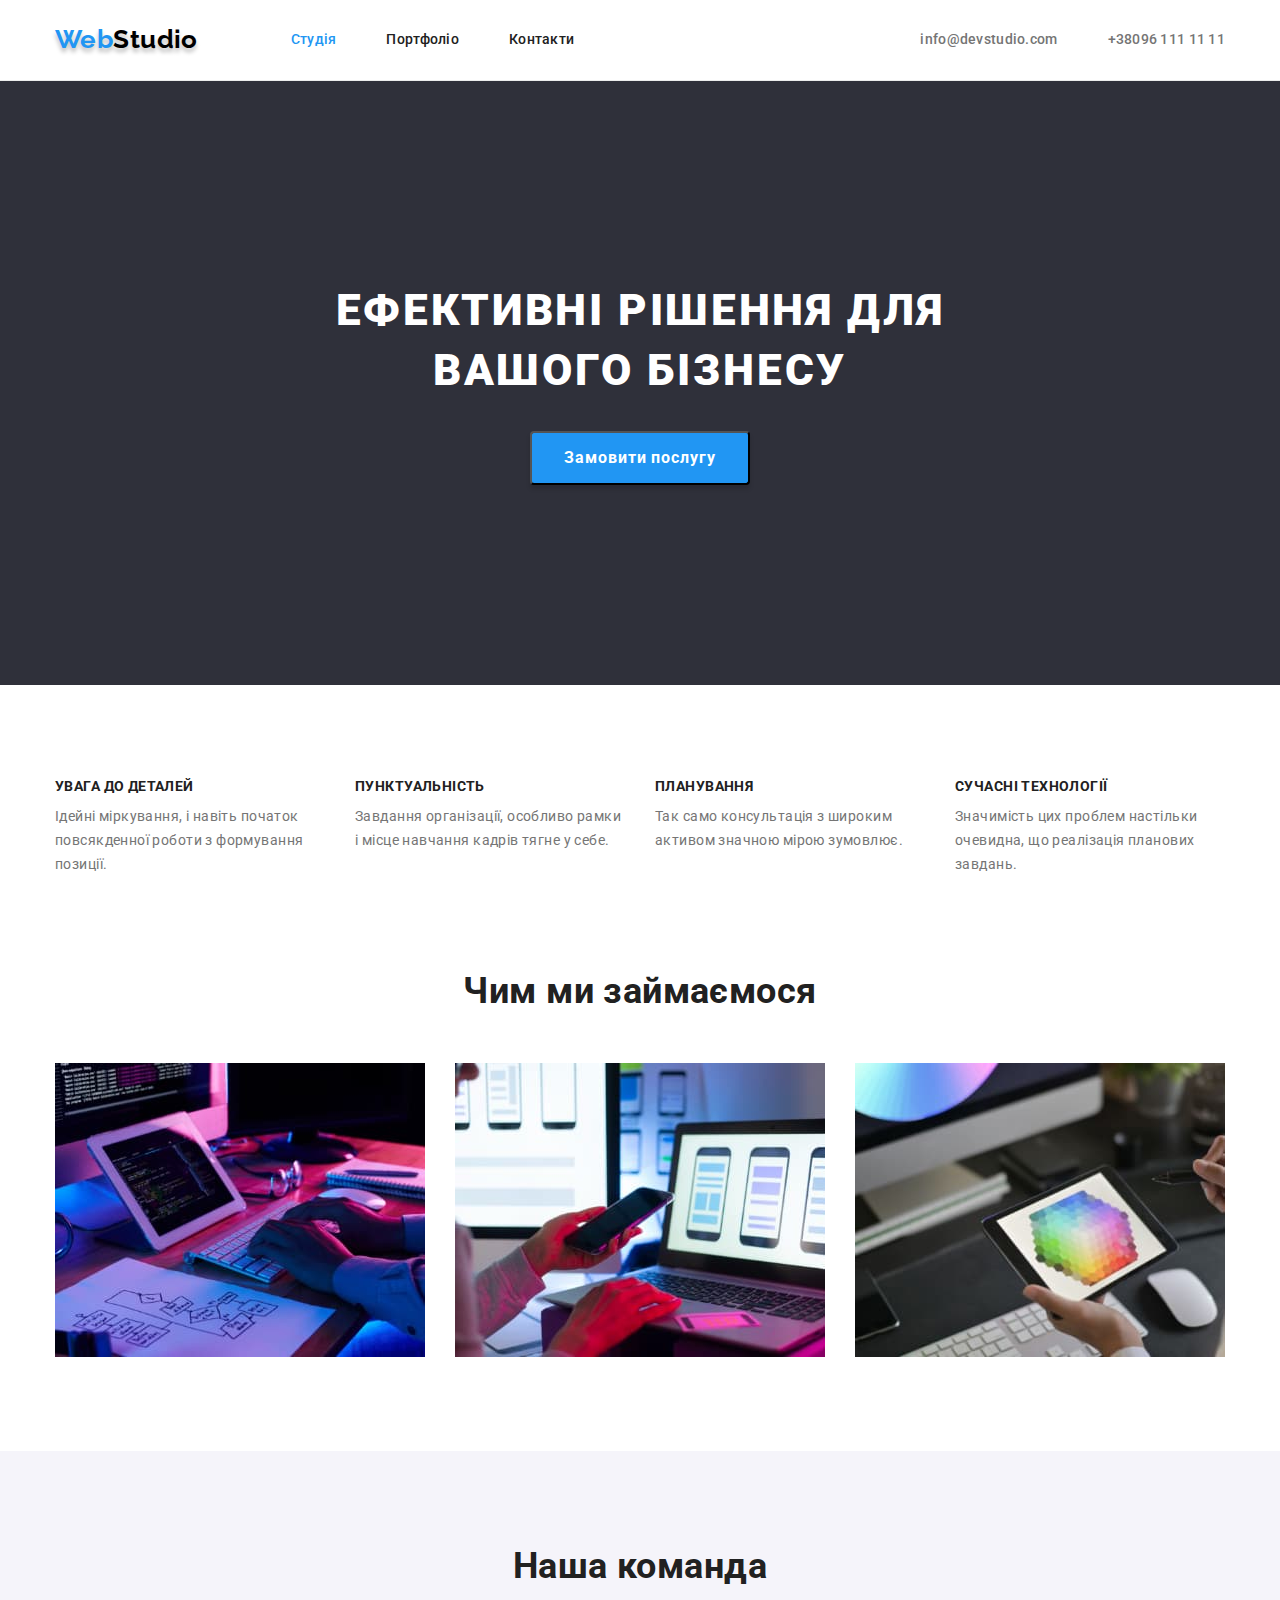
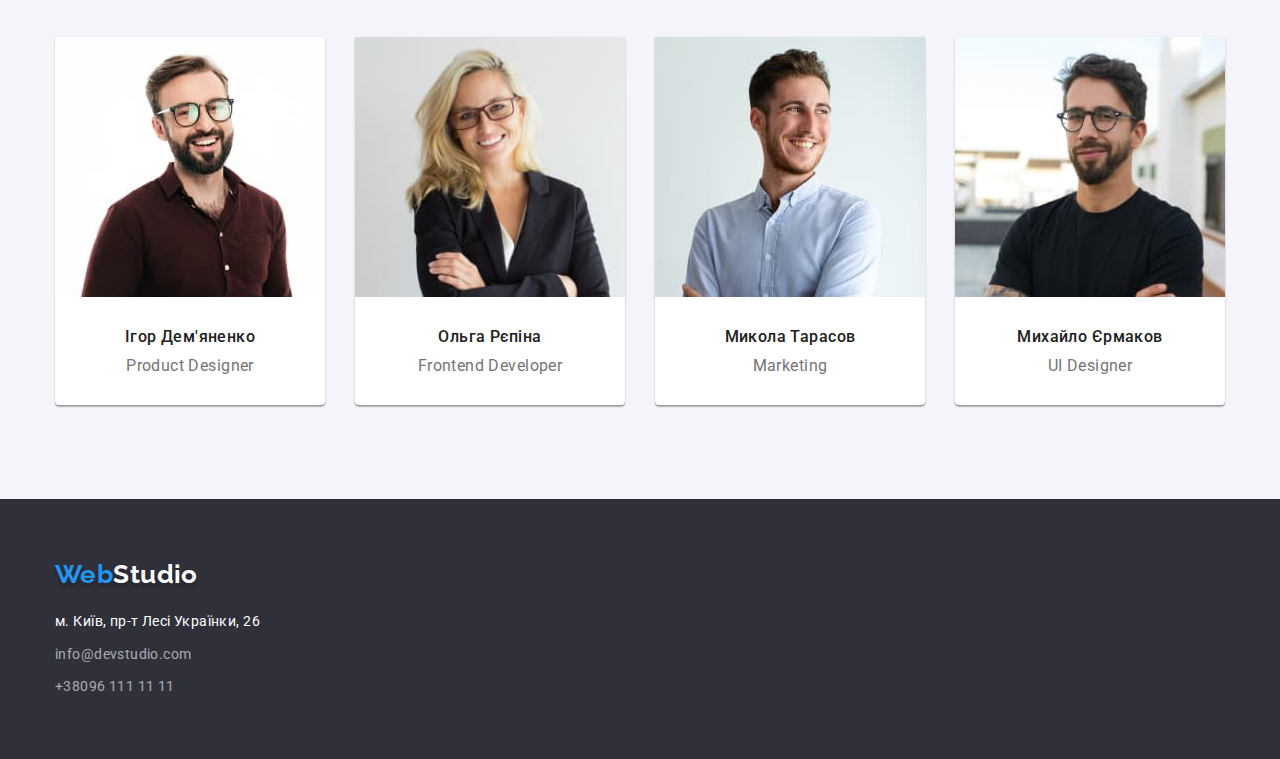
<file: index.html>
<!DOCTYPE html>
<html lang="uk">
<head>
    <meta charset="UTF-8">
    <meta http-equiv="X-UA-Compatible" content="IE=edge">
    <meta name="viewport" content="width=device-width, initial-scale=1.0">
    <title>WebStudio</title>
    <link rel="preconnect" href="https://fonts.googleapis.com">
    <link rel="preconnect" href="https://fonts.gstatic.com" crossorigin>
    <link href="https://fonts.googleapis.com/css2?family=Raleway:wght@700&family=Roboto:wght@400;500;700;900&display=swap"
        rel="stylesheet">
    <link rel="stylesheet" href="https://cdnjs.cloudflare.com/ajax/libs/modern-normalize/1.1.0/modern-normalize.min.css">
    <link rel="stylesheet" href="./css/styles.css"/>
</head>
<body>
    <!--Хедер-->
    <header>
        <div class="container page-nav">
            <nav class="nav">
                <a href="" class="logo">
                    <span class="logo-web">Web</span><span class="logo-studio">Studio</span>
                </a>
                <ul class="site-nav">
                    <li class="item"> <a class="link current" href="">Студія</a></li>
                    <li class="item"> <a class="link" href="./portfolio.html">Портфоліо</a></li>
                    <li class="item"> <a class="link" href="">Контакти</a></li>
                </ul>
            </nav>
            <ul class="nav-address">
                <li class="item"> <a class="link" href="mailto:info@devstudio.com">info@devstudio.com</a></li>
                <li class="item"> <a class="link" href="tel:+380961111111">+38096 111 11 11</a></li>
            </ul>
        </div>
    </header>
    <!--Мейн-->
    <main>
        <div>
            <section class="hero-section">
                <h1 class="title">Ефективні рішення для <br> вашого бізнесу</h1>
                <button class="button" type="button">
                    <span class="button__label">Замовити послугу</span>
                </button>
            </section>
        </div>
        <section class="benefits">
            <div class="container">
                <h2 class="visually-hidden">Переваги компанії</h2>
                <ul class="features">
                    <li class="item">
                        <h3 class="details">УВАГА ДО ДЕТАЛЕЙ</h3>
                        <p class="description">Ідейні міркування, і навіть початок повсякденної роботи з формування позиції.</p>
                    </li>
                    <li class="item">
                        <h3 class="details">ПУНКТУАЛЬНІСТЬ</h3>
                        <p class="description">Завдання організації, особливо рамки і місце навчання кадрів тягне у себе.</p>
                    </li>
                    <li class="item">
                        <h3 class="details">ПЛАНУВАННЯ</h3>
                        <p class="description">Так само консультація з широким активом значною мірою зумовлює.</p>
                    </li>
                    <li class="item">
                        <h3 class="details">СУЧАСНІ ТЕХНОЛОГІЇ</h3>
                        <p class="description">Значимість цих проблем настільки очевидна, що реалізація планових завдань.</p>
                    </li>
                </ul>
            </div>
        </section>
        <section class="work">
            <div class="container">
                <h2 class="title-work">Чим ми займаємося</h2>
                <ul class="box">
                    <li class="item">
                        <a class="link-work" href=""><img src="./images/img1.jpg" alt="Десктопні застосунки" width="370"
                                height="294"></a>
                    </li>
                    <li class="item">
                        <a class="link-work" href=""><img src="./images/img2.jpg" alt="Мобільні застосунки" width="370"
                                height="294"></a>
                    </li>
                    <li class="item">
                        <a class="link-work" href=""><img src="./images/img3.jpg" alt="Дизайнерські рішення" width="370"
                                height="294"></a>
                    </li>
                </ul>
            </div>
        </section>
        <section class="work1">
            <div class="container">
                <h2 class="title-work">Наша команда</h2>
                <ul class="specialists">
                    <li class="container1">
                        <a class="link" href="">
                            <img class="img" src="./images/k1.jpg" alt="Product Designer" width="270" height="260">
                            <div class="team">
                                <h3 class="name">Ігор Дем'яненко</h3>
                                <p class="profession" lang="en">Product Designer</p>
                            </div>
                        </a>
                    </li>
                    <li class="container1">
                        <a class="link" href="">
                            <img class="img" src="./images/k2.jpg" alt="Frontend Developer" width="270" height="260">
                            <div class="team">
                                <h3 class="name">Ольга Рєпіна</h3>
                                <p class="profession" lang="en">Frontend Developer</p>
                            </div>
                        </a>
                    </li>
                    <li class="container1">
                        <a class="link" href="">
                            <img class="img" src="./images/k3.jpg" alt="Marketing" width="270" height="260">
                            <div class="team">
                                <h3 class="name">Микола Тарасов</h3>
                                <p class="profession" lang="en">Marketing</p>
                            </div>
                        </a>
                    </li>
                    <li class="container1">
                        <a class="link" href="">
                            <img class="img" src="./images/k4.jpg" alt="UI Designer" width="270" height="260">
                            <div class="team">
                                <h3 class="name">Михайло Єрмаков</h3>
                                <p class="profession" lang="en">UI Designer</p>
                            </div>
                        </a>
                    </li>
                </ul>
            </div>
        </section>
    </main>
    <!--Футер-->
    <footer class="footer">
        <div class="container">
            <a href="" class="logo">
                <span class="logo-web">Web</span><span class="logo-studio">Studio</span>
            </a>
            <address>
                <ul>
                    <li class="item"><a class="address" href="https://goo.gl/maps/R6BXJKpHJJbLq4Js7" target="_blank">м. Київ, пр-т Лесі Українки,
                            26</a></li>
                    <li class="item"><a class="mail" href="mailto:info@devstudio.com">info@devstudio.com</a></li>
                    <li class="item"><a class="tel" href="tel:+380961111111">+38096 111 11 11</a></li>
                </ul>
            </address>
        </div>
    </footer>
</body>
</html>
</file>
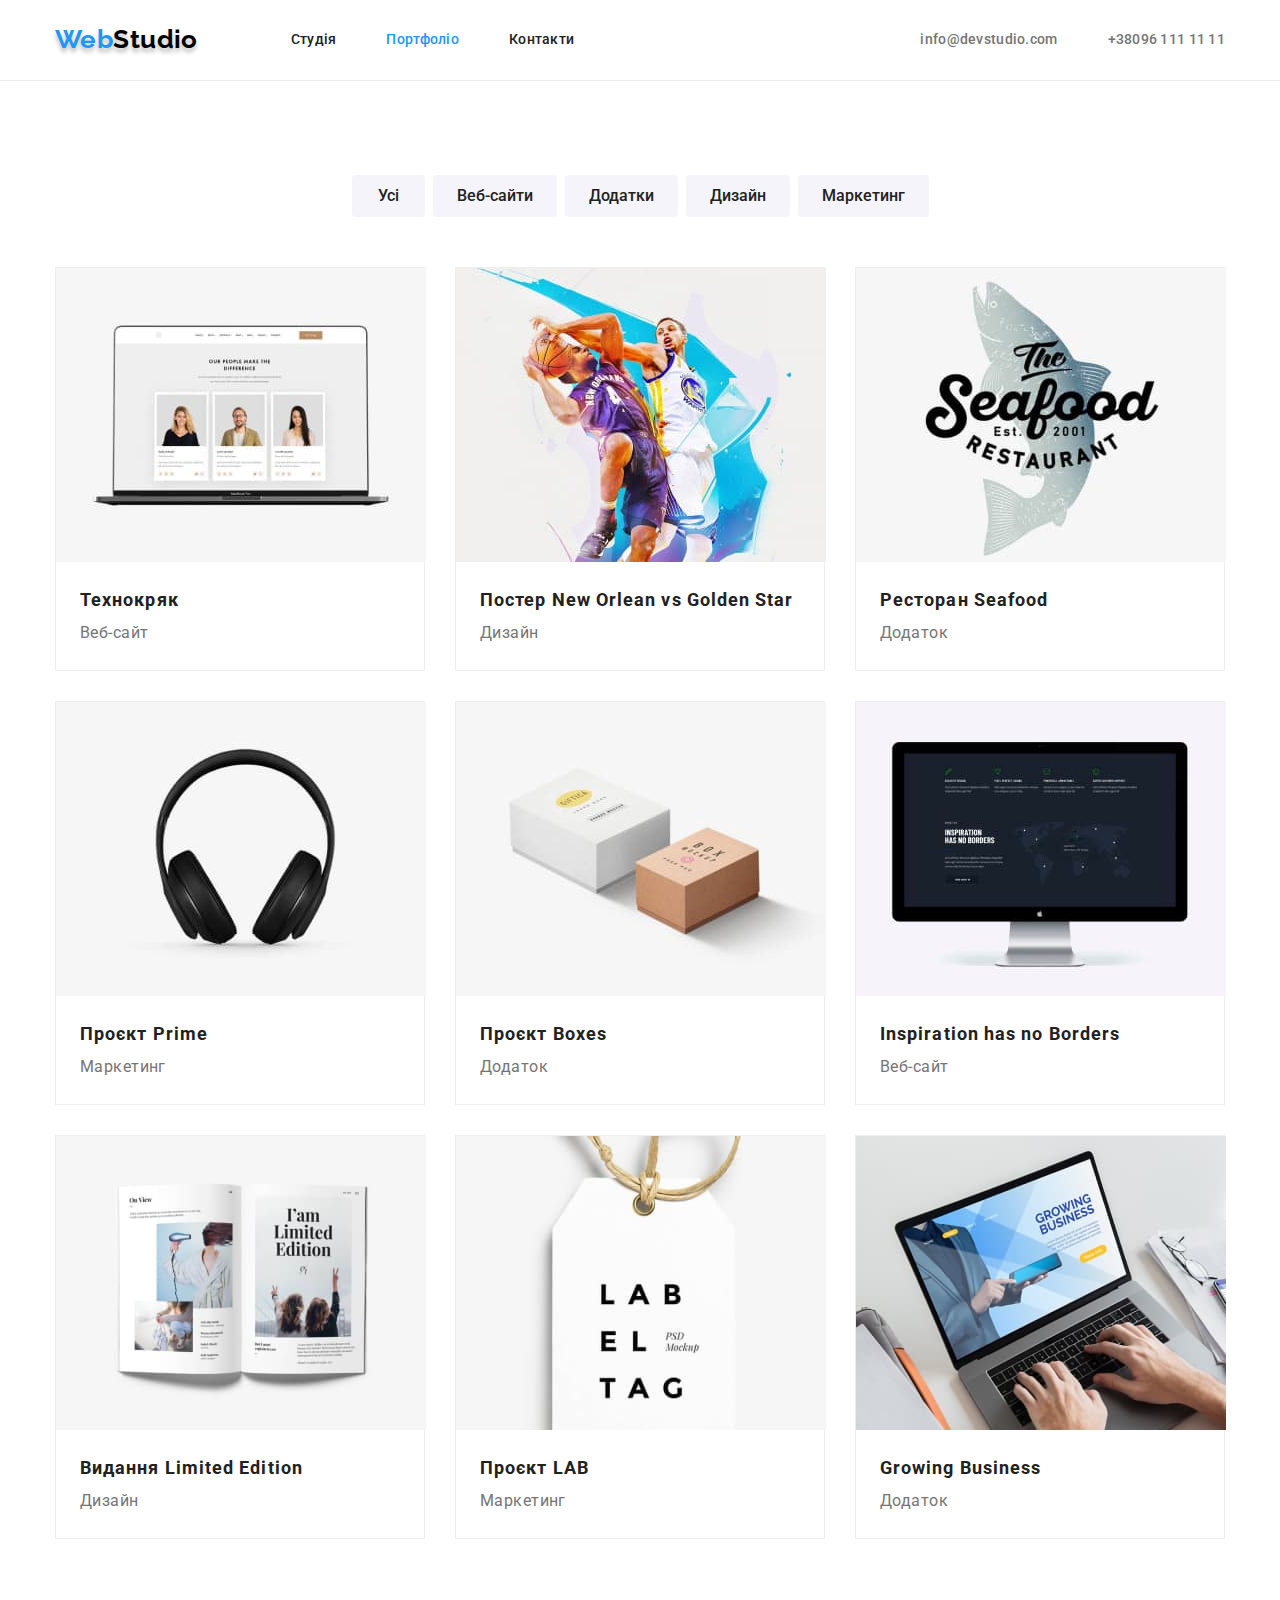
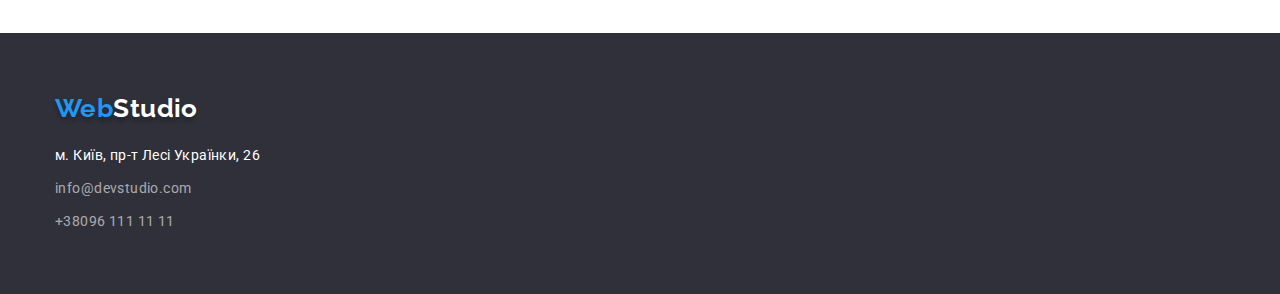
<file: portfolio.html>
<!DOCTYPE html>
<html lang="en">
<head>
    <meta charset="UTF-8">
    <meta http-equiv="X-UA-Compatible" content="IE=edge">
    <meta name="viewport" content="width=device-width, initial-scale=1.0">
    <title>Portfolio</title>
    <link rel="preconnect" href="https://fonts.googleapis.com">
    <link rel="preconnect" href="https://fonts.gstatic.com" crossorigin>
    <link href="https://fonts.googleapis.com/css2?family=Raleway:wght@700&family=Roboto:wght@400;500;700;900&display=swap"
        rel="stylesheet">
    <link rel="stylesheet" href="https://cdnjs.cloudflare.com/ajax/libs/modern-normalize/1.1.0/modern-normalize.min.css">
    <link rel="stylesheet" href="./css/styles.css"/>
</head>
<body>
    <!--Хедер-->
    <header>
        <div class="container page-nav">
            <nav class="nav">
                <a href="./index.html" class="logo">
                    <span class="logo-web">Web</span><span class="logo-studio">Studio</span>
                </a>
                <ul class="site-nav">
                    <li class="item"> <a class="link" href="./index.html">Студія</a></li>
                    <li class="item"> <a class="link current" href="">Портфоліо</a></li>
                    <li class="item"> <a class="link" href="">Контакти</a></li>
                </ul>
            </nav>
            <ul class="nav-address">
                <li class="item"> <a class="link" href="mailto:info@devstudio.com">info@devstudio.com</a></li>
                <li class="item"> <a class="link" href="tel:+380961111111">+38096 111 11 11</a></li>
            </ul>
        </div>
    </header>
    <!--Мейн-->
    <main>
        <h1 class="visually-hidden">Фільтр Портфоліо</h1>
        <section class="filters">
            <div class="container">
                <ul class="filters-menu">
                    <li class="item"><button class="btn" type="button">Усі</button></li>
                    <li class="item"><button class="btn" type="button">Веб-сайти</button></li>
                    <li class="item"><button class="btn" type="button">Додатки</button></li>
                    <li class="item"><button class="btn" type="button">Дизайн</button></li>
                    <li class="item"><button class="btn" type="button">Маркетинг</button></li>
                </ul>
                <ul class="portfolio">
                    <li class="container2">
                        <a class="link" href=""><img src="./images/p1.jpg" alt="Веб-сайт" width="370" height="294">
                            <div class="menu">
                                <h2 class="title-portfolio">Технокряк</h2>
                                <p class="variety-portfolio">Веб-сайт</p>
                            </div>
                        </a>
                    </li>
                    <li class="container2">
                        <a class="link" href=""><img src="./images/p2.jpg" alt="Дизайн" width="370" height="294">
                            <div class="menu">
                                <h2 class="title-portfolio">Постер New Orlean vs Golden Star</h2>
                                <p class="variety-portfolio">Дизайн</p>
                            </div>
                        </a>
                    </li>
                    <li class="container2">
                        <a class="link" href=""><img src="./images/p3.jpg" alt="Додаток" width="370" height="294">
                            <div class="menu">
                                <h2 class="title-portfolio">Ресторан Seafood</h2>
                                <p class="variety-portfolio">Додаток</p>
                            </div>
                        </a>
                    </li>
                    <li class="container2">
                        <a class="link" href=""><img src="./images/p4.jpg" alt="Маркетинг" width="370" height="294">
                            <div class="menu">
                                <h2 class="title-portfolio">Проєкт Prime</h2>
                                <p class="variety-portfolio">Маркетинг</p>
                            </div>
                        </a>
                    </li>
                    <li class="container2">
                        <a class="link" href=""><img src="./images/p5.jpg" alt="Додаток" width="370" height="294">
                            <div class="menu">
                                <h2 class="title-portfolio">Проєкт Boxes</h2>
                                <p class="variety-portfolio">Додаток</p>
                            </div>
                        </a>
                    </li>
                    <li class="container2">
                        <a class="link" href=""><img src="./images/p6.jpg" alt="Веб-сайт" width="370" height="294">
                            <div class="menu">
                                <h2 class="title-portfolio">Inspiration has no Borders</h2>
                                <p class="variety-portfolio">Веб-сайт</p>
                            </div>
                        </a>
                    </li>
                    <li class="container2">
                        <a class="link" href=""><img src="./images/p7.jpg" alt="Дизайн" width="370" height="294">
                            <div class="menu">
                                <h2 class="title-portfolio">Видання Limited Edition</h2>
                                <p class="variety-portfolio">Дизайн</p>
                            </div>
                        </a>
                    </li>
                    <li class="container2">
                        <a class="link" href=""><img src="./images/p8.jpg" alt="Маркетинг" width="370" height="294">
                            <div class="menu">
                                <h2 class="title-portfolio">Проєкт LAB</h2>
                                <p class="variety-portfolio">Маркетинг</p>
                            </div>
                        </a>
                    </li>
                    <li class="container2">
                        <a class="link" href=""><img src="./images/p9.jpg" alt="Додаток" width="370" height="294">
                            <div class="menu">
                                <h2 class="title-portfolio">Growing Business</h2>
                                <p class="variety-portfolio">Додаток</p>
                            </div>
                        </a>
                    </li>
                </ul>
            </div>
        </section>
    </main>
    <!--Футер-->
    <footer class="footer">
        <div class="container">
            <a class="logo" href="">
                <span class="logo-web">Web</span><span class="logo-studio">Studio</span>
            </a>
            <address>
                <ul>
                    <li class="item"><a class="address" href="https://goo.gl/maps/R6BXJKpHJJbLq4Js7" target="_blank">м. Київ, пр-т Лесі Українки,
                            26</a></li>
                    <li class="item"><a class="mail" href="mailto:info@devstudio.com">info@devstudio.com</a></li>
                    <li class="item"><a class="tel" href="tel:+380961111111">+38096 111 11 11</a></li>
                </ul>
            </address>
        </div>
    </footer>
</body>
</html>
</file>
<file: css/styles.css>
/*колір основного тексту #212121 */
/*вторинний колір тексту #757575 */
/*білий #FFFFFF */
/*акцент синій #2196F3 */
/*вторинний колір фону #2F303A-чорний, #F5F4FA- сірий */

:root {
    --primary-text-color: #757575;
    --title-text-color: #212121;
    --accent-color: #2196F3;
    --white-color: #FFFFFF;
}
html{
    box-sizing: border-box;
}
*,*::before, *::after{
    box-sizing: inherit;
}
body{
    background-color: var(--white-color);
    font-family: 'Roboto', sans-serif;
    font-weight: 400;
    font-size: 14px;
    letter-spacing: 0.03em;
}
body ul{
    list-style: none;
}
body a{
    text-decoration: none;
}

    
            /*Header*/
header {
    background-color: var(--white-color);
    border-bottom: 1px solid #ECECEC;
}
h1,h2,h3,p,ul{
    margin: 0;
    padding: 0;
}
img{
    display: block;
}
.page-nav{
    display: flex;
    align-items: center;
}
.nav{
    display: flex;
}

.container{
    margin-left: auto;
    margin-right: auto;
    width: 1200px;
    padding: 0 15px;
    /*outline: 4px solid red;*/ 
}
.logo{
    font-family: 'Raleway', sans-serif;
    font-weight: 700;
    font-size: 26px;
    line-height: 1.19;
    text-shadow: 0px 4px 4px rgba(0, 0, 0, 0.25);
}
.nav .logo{
    padding-top: 24px;
    padding-bottom: 25px;
}
.logo-web {
    color: var(--accent-color);
}
.logo-studio {
    color: #000000;
}
.site-nav {
    display: flex;
    margin-left: 93px;
    font-weight: 500;
    font-size: 14px;
    line-height: 1.14;
    letter-spacing: 0.02em;
    color: var(--title-text-color);
}
.site-nav .item{
    margin-right: 50px;
}
.site-nav .item:last-child{
    margin-right: 0;
}
.site-nav .link{
    font-weight: 500;
    line-height: 1.14;
    letter-spacing: 0.02em;
    color: var(--title-text-color);
    padding: 32px 0;
    display: block;
}
.site-nav .link:hover,
.site-nav .link:focus {
    color: var(--accent-color);
}
.site-nav .link.current{
    color: var(--accent-color);
}
.nav-address .item +.item{
    margin-left: 50px;
}
.nav-address {
    display: flex;
    margin-left: auto;
    font-style: normal;
    font-weight: 500;
    font-size: 14px;
    line-height: 1.14;
    letter-spacing: 0.02em;
    color: var(--primary-text-color);
}
.nav-address .link{
    display: block;
    padding-top: 32px;
    padding-bottom: 32px;
    color: var(--primary-text-color);
}
.nav-address .link:focus,
.nav-address .link:hover{
    color: var(--accent-color);
}
    /*Hero-sectiov*/
.hero-section {
    padding-top: 200px;
    padding-bottom: 200px;
    background-color: #2F303A;
    text-align: center;
    /*outline: 4px solid red;*/
}
.hero-section .title {
    font-weight: 900;
    font-size: 44px;
    line-height: 1.36;
    letter-spacing: 0.06em;
    text-transform: uppercase;
    color: var(--white-color);
    margin-bottom: 30px;
}
.button{
    min-width: 216px;
    min-height: 50px;
    padding: 10px 32px;
    text-align: center;
    background: var(--accent-color);
    box-shadow: 0px 4px 4px rgba(0, 0, 0, 0.15);
    border-radius: 4px;
    cursor: pointer;
}
.button__label {
    font-family: 'Roboto';
    font-weight: 700;
    font-size: 16px;
    line-height: 1.88;
    display: flex;
    align-items: center;
    text-align: center;
    letter-spacing: 0.06em;
    color: var(--white-color);
}
.button:hover, .button:focus{
    color: var(--accent-color);
}
.visually-hidden {
    position: absolute;
    width: 1px;
    height: 1px;
    margin: -1px;
    border: 0;
    padding: 0;

    white-space: nowrap;
    clip-path: inset(100%);
    clip: rect(0 0 0 0);
    overflow: hidden;
}
.features{
    display: flex;
    flex-wrap: wrap;
}
.features .item+.item{
    margin-left: 30px;
}
.benefits .item{
    width: 270px;
}
.benefits .details {
    margin-bottom: 10px;
    line-height: 1.14;
    font-size: 14px;
    text-transform: uppercase;
    color: var(--title-text-color);
}
.benefits .description {
    line-height: 1.71;
    color: var(--primary-text-color);
}
.benefits{
    padding-bottom: 94px;
    padding-top: 94px;
}
.title-work{
    font-size: 36px;
    line-height: 1.17;
    text-align: center;
    color: var(--title-text-color);
    margin-bottom: 50px;
}
.box{
    display: flex;
    flex-wrap: wrap;
}
.specialists{
    display: flex;
    flex-wrap: wrap;
}

.specialists .name{
    font-weight: 500;
    font-size: 16px;
    line-height: 1.19;
    text-align: center;
    color: var(--title-text-color);
    margin-bottom: 10px;
}
.specialists .profession{
    font-size: 16px;
    line-height: 1.19;
    text-align: center;
    color: var(--primary-text-color);
}
.work{
    display: flex; 
    padding-bottom: 94px;
}

.work .item +.item{
    margin-left: 30px;
}
.work1 {
    padding-top: 94px;
    padding-bottom: 94px;
    background-color: #F5F4FA;
}
.team {
    padding-top: 30px;
    padding-bottom: 30px;
}
.container1{
    width: 270px;
    height: 368px;
    background: var(--white-color);
    box-shadow: 0px 1px 3px rgba(0, 0, 0, 0.12), 0px 1px 1px rgba(0, 0, 0, 0.14), 0px 2px 1px rgba(0, 0, 0, 0.2);
    border-radius: 0px 0px 4px 4px;
}
.container1 +.container1{
    margin-left: 30px;
}
   


            /*Футер*/
.footer{
    background-color: #2F303A;
    padding-top: 60px;
    padding-bottom: 60px;
}
.footer .logo-studio{
    font-family: 'Raleway', sans-serif;
    font-weight: 700;
    font-size: 26px;
    line-height: 1.19;
    color: var(--white-color);
}
.footer .logo {
    display: flex;
    margin-bottom: 20px;
    font-family: 'Raleway', sans-serif;
    font-weight: 700;
    font-size: 26px;
    line-height: 1.19;
}
.footer .address{
    font-style: normal;
    line-height: 1.71;
    color: var(--white-color);
}
.footer .item +.item{
    margin-top: 9px;
}

.footer .mail,
.footer .tel{
    font-style: normal;
    line-height: 1.71;
    color: rgba(255, 255, 255, 0.6);
}
.footer .address:hover, .footer .address:focus,
.footer .mail:hover, .footer .mail:focus,
.footer .tel:hover,.footer .tel:focus{
    color: var(--accent-color);
}
       


                /*Портфоліо*/
.filters{
    padding-top: 94px;
    padding-bottom: 94px;
}
.filters-menu{
    display: flex;
    margin-bottom: 50px;
    justify-content: center;
}
.filters-menu .item+.item{
    margin-left: 8px;
}
.filters .btn{
    font-family: 'Roboto';
    font-weight: 500;
    font-size: 16px;
    line-height: 1.63;
    text-align: center;
    color: var(--title-text-color);
    background-color: #F5F4FA;
    padding: 6px 22px;
    border-radius: 4px;
    min-width: 73px;
    border-color: transparent;
}
.filters .btn:hover,
.filters .btn:focus{
    color: var(--white-color);
    background-color: var(--accent-color);
}
.portfolio .link{
    background-color: #EEEEEE;
}
.title-portfolio{
    font-weight: 700;
    font-size: 18px;
    line-height: 2;
    letter-spacing: 0.06em;
    color: var(--title-text-color);
}
.variety-portfolio{
    font-size: 16px;
    line-height: 1.88;
    color: var(--primary-text-color);
}
.portfolio{
    display: flex;
    flex-wrap: wrap;
}
.container2{
    margin-right: 30px;
    margin-bottom: 30px;
    width: 370px;
    height: 404px;
    background: var(--white-color);
    border: 1px solid #EEEEEE;
}
.container2:nth-child(3n) {
    margin-right: 0;
}
.container2:nth-last-child(-n+3){
    margin-bottom: 0;
}
.menu{
    padding: 20px 24px;
}
</file>
